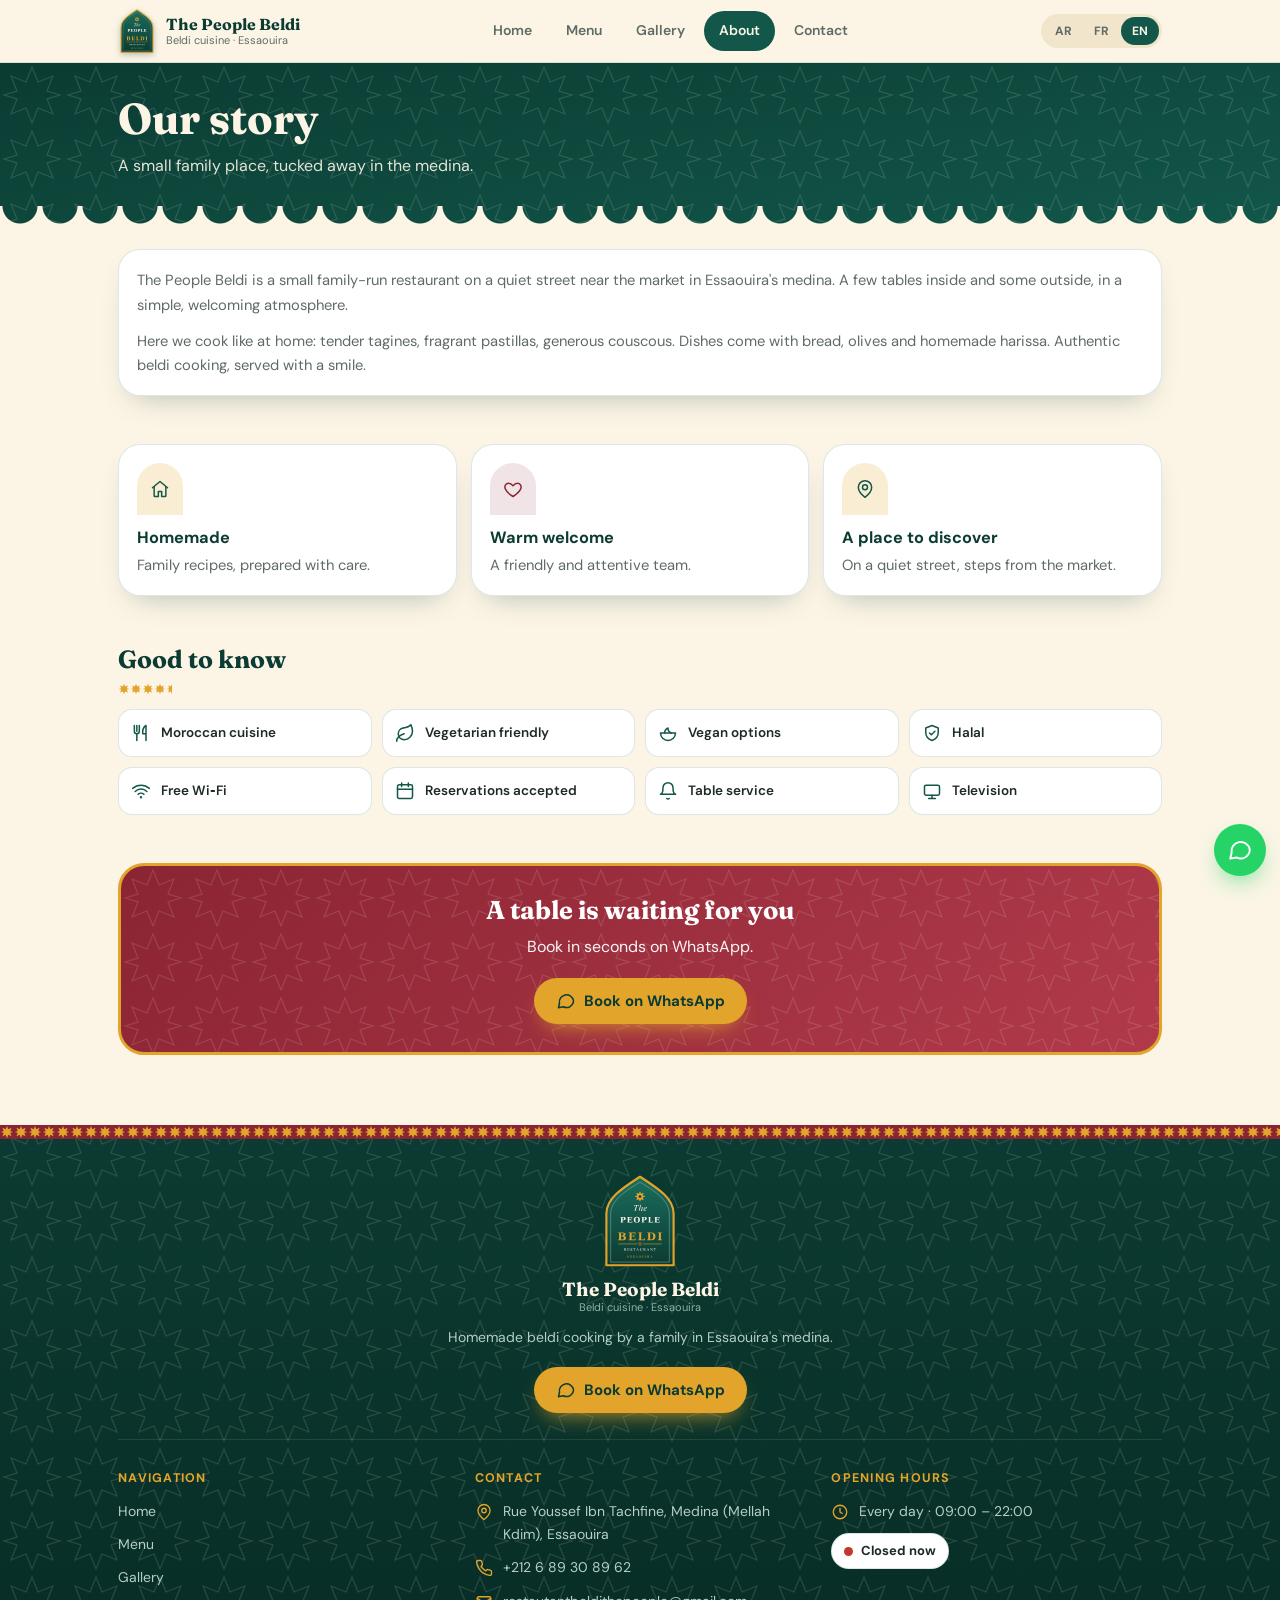
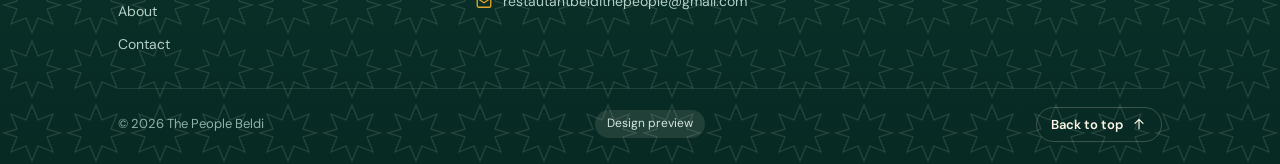
<file: about.html>
<!doctype html>
<html lang="fr" dir="ltr">
<head>
<meta charset="utf-8">
<meta name="viewport" content="width=device-width, initial-scale=1, viewport-fit=cover">
<meta name="theme-color" content="#0b3b32">
<title>À propos · The People Beldi</title>
<meta name="description" content="">
<link rel="icon" href="img/favicon.svg" type="image/svg+xml">
<link rel="icon" href="img/favicon.png" type="image/png">
<link rel="apple-touch-icon" href="img/favicon.png">
<link rel="preconnect" href="https://fonts.googleapis.com">
<link rel="preconnect" href="https://fonts.gstatic.com" crossorigin>
<link href="https://fonts.googleapis.com/css2?family=Cairo:wght@400;600;700&family=DM+Sans:wght@400;500;700&family=Fraunces:opsz,wght@9..144,600;9..144,700&family=Reem+Kufi:wght@600;700&display=swap" rel="stylesheet">
<link rel="stylesheet" href="style.css">
</head>
<body data-page="about">
<main>
  <section class="phero"><div class="wrap"><h1 data-t="ab_t"></h1><p data-t="ab_d"></p></div></section>

  <section class="wrap sec">
    <div class="card story rv">
      <p data-t="ab_p1"></p>
      <p style="margin:0" data-t="ab_p2"></p>
    </div>
  </section>

  <section class="wrap sec">
    <div class="grid g3">
      <div class="card rv"><div class="ico-c"><i class="ico" data-i="home"></i></div><h3 data-t="v1_t"></h3><p data-t="v1_d"></p></div>
      <div class="card rv"><div class="ico-c wine"><i class="ico" data-i="heart"></i></div><h3 data-t="v2_t"></h3><p data-t="v2_d"></p></div>
      <div class="card rv"><div class="ico-c"><i class="ico" data-i="pin"></i></div><h3 data-t="v3_t"></h3><p data-t="v3_d"></p></div>
    </div>
  </section>

  <section class="wrap sec">
    <h2 class="sec-t" data-t="feat_t"></h2>
    <ul class="feat rv">
      <li><i class="ico" data-i="utensils"></i><span data-t="f1"></span></li>
      <li><i class="ico" data-i="leaf"></i><span data-t="f2"></span></li>
      <li><i class="ico" data-i="salad"></i><span data-t="f3"></span></li>
      <li><i class="ico" data-i="shield"></i><span data-t="f4"></span></li>
      <li><i class="ico" data-i="wifi"></i><span data-t="f5"></span></li>
      <li><i class="ico" data-i="calendar"></i><span data-t="f6"></span></li>
      <li><i class="ico" data-i="bell"></i><span data-t="f7"></span></li>
      <li><i class="ico" data-i="tv"></i><span data-t="f8"></span></li>
    </ul>
  </section>

  <section class="wrap sec">
    <div class="cta rv">
      <h2 data-t="cta_t"></h2>
      <p data-t="cta_d"></p>
      <a class="btn wa" data-wa target="_blank" rel="noopener"><i class="ico" data-i="chat"></i><span data-t="cta_reserve"></span></a>
    </div>
  </section>
</main>
<script src="app.js"></script>
</body>
</html>
</file>
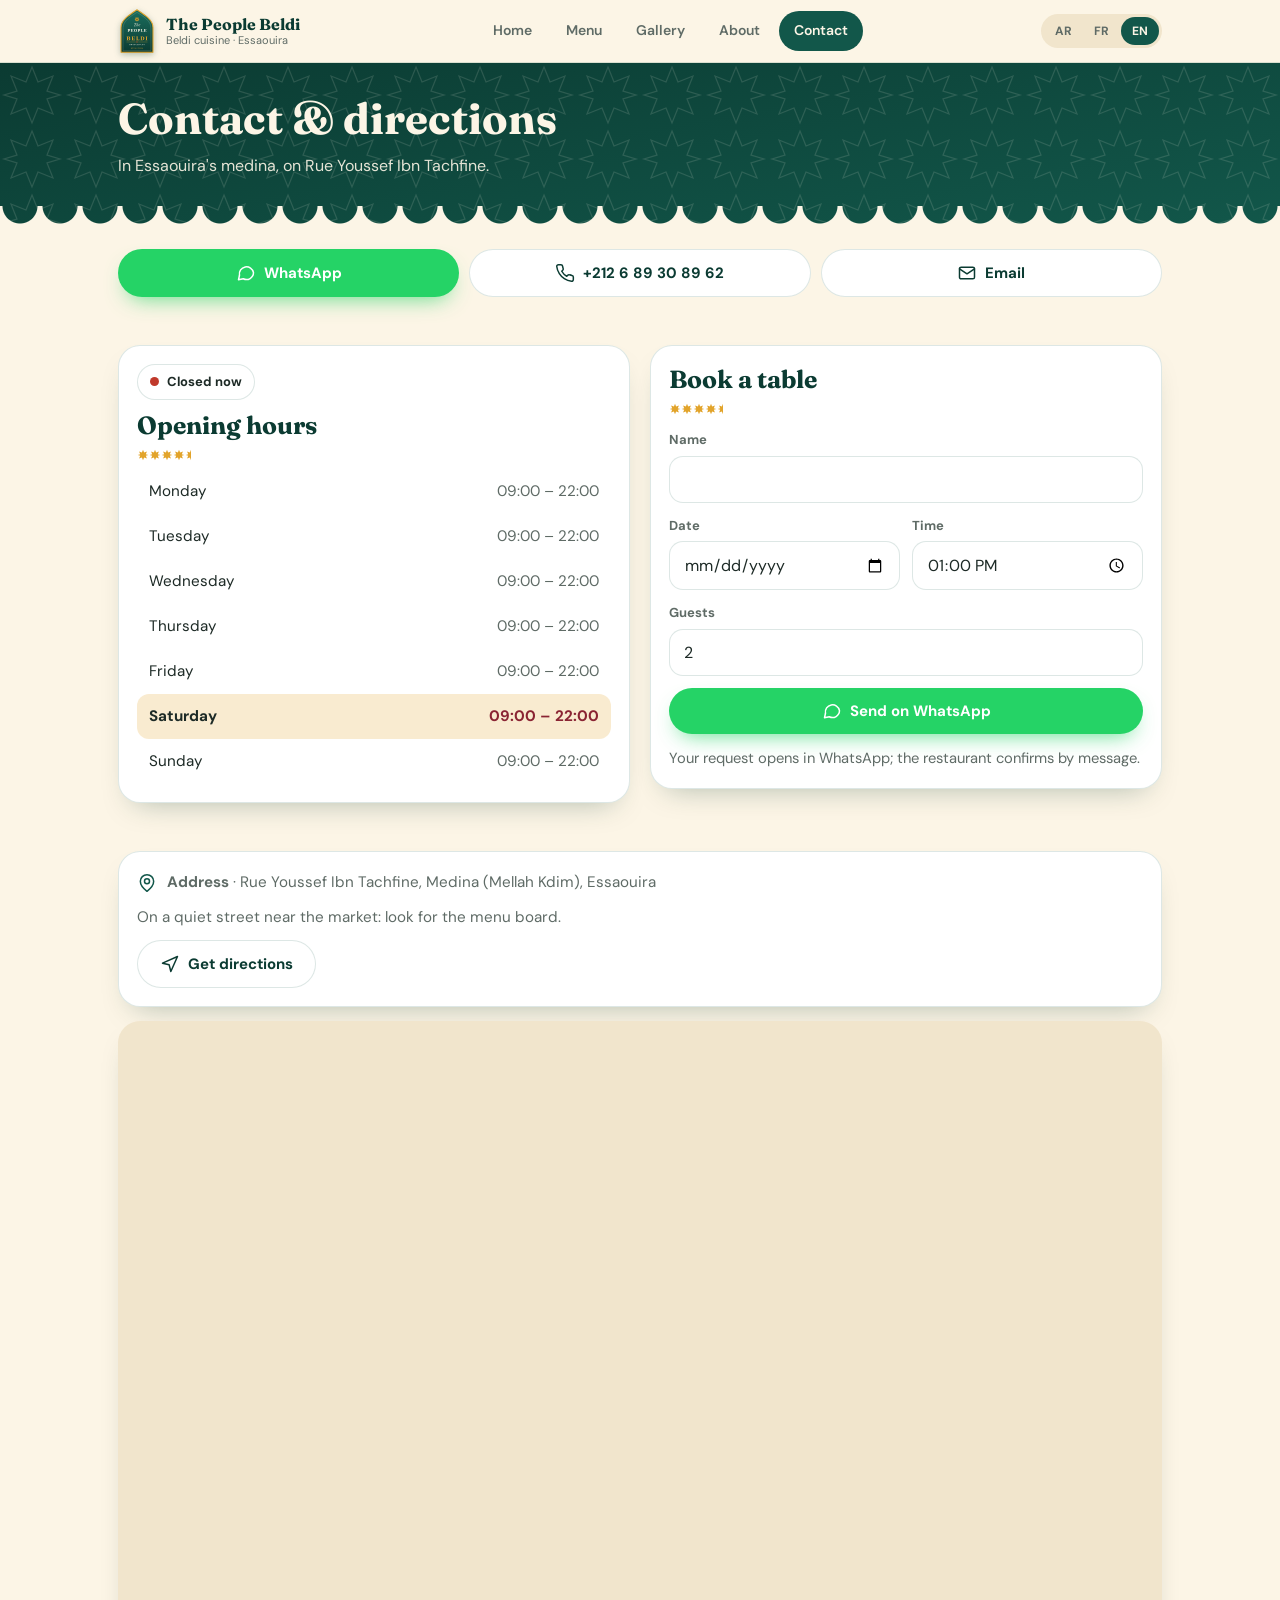
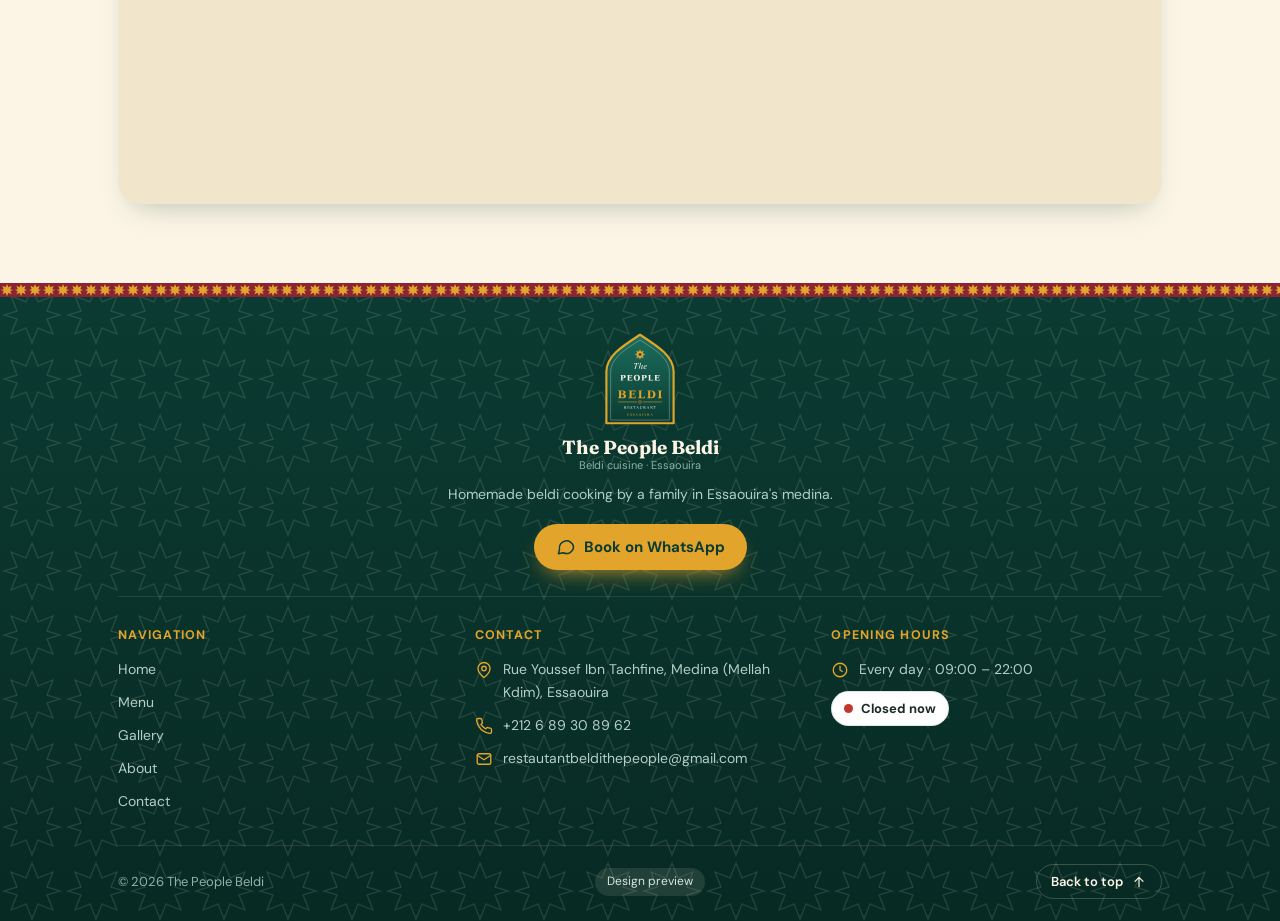
<file: contact.html>
<!doctype html>
<html lang="fr" dir="ltr">
<head>
<meta charset="utf-8">
<meta name="viewport" content="width=device-width, initial-scale=1, viewport-fit=cover">
<meta name="theme-color" content="#0b3b32">
<title>Contact · The People Beldi</title>
<meta name="description" content="">
<link rel="icon" href="img/favicon.svg" type="image/svg+xml">
<link rel="icon" href="img/favicon.png" type="image/png">
<link rel="apple-touch-icon" href="img/favicon.png">
<link rel="preconnect" href="https://fonts.googleapis.com">
<link rel="preconnect" href="https://fonts.gstatic.com" crossorigin>
<link href="https://fonts.googleapis.com/css2?family=Cairo:wght@400;600;700&family=DM+Sans:wght@400;500;700&family=Fraunces:opsz,wght@9..144,600;9..144,700&family=Reem+Kufi:wght@600;700&display=swap" rel="stylesheet">
<link rel="stylesheet" href="style.css">
</head>
<body data-page="contact">
<main>
  <section class="phero"><div class="wrap"><h1 data-t="ct_t"></h1><p data-t="ct_d"></p></div></section>

  <section class="wrap sec">
    <div class="contact-btns rv">
      <a class="btn wag" data-wa target="_blank" rel="noopener"><i class="ico" data-i="chat"></i><span data-t="wa_l"></span></a>
      <a class="btn line" data-tel><i class="ico" data-i="phone"></i><span data-phone-show></span></a>
      <a class="btn line" data-mail><i class="ico" data-i="mail"></i><span data-t="mail_l"></span></a>
    </div>
  </section>

  <section class="wrap sec">
    <div class="two-col">
      <div class="card rv">
        <div class="row" style="margin-bottom:6px"><span class="status js-status"></span></div>
        <h2 class="sec-t" style="margin:10px 0 8px" data-t="hrs_l"></h2>
        <ul class="hours" id="hours"></ul>
      </div>
      <div class="card rv">
        <h2 class="sec-t" data-t="res_t"></h2>
        <form class="form" id="resForm">
          <label><span data-t="fn"></span><input name="name" type="text" required autocomplete="name"></label>
          <div class="two">
            <label><span data-t="fd"></span><input name="date" type="date" required></label>
            <label><span data-t="ft"></span><input name="time" type="time" min="09:00" max="21:30" value="13:00" required></label>
          </div>
          <label><span data-t="fg"></span><input name="guests" type="number" min="1" max="30" value="2" required inputmode="numeric"></label>
          <button class="btn wag" type="submit"><i class="ico" data-i="chat"></i><span data-t="send"></span></button>
          <p class="note" style="margin:0" data-t="res_n"></p>
        </form>
      </div>
    </div>
  </section>

  <section class="wrap sec">
    <div class="card info rv" style="margin-bottom:14px">
      <div class="row"><i class="ico" data-i="pin"></i><span><b data-t="addr_l"></b> · <span data-t="addr_v"></span></span></div>
      <div class="row"><span data-t="addr_h"></span></div>
      <div><a class="btn line" data-dir target="_blank" rel="noopener"><i class="ico" data-i="nav"></i><span data-t="dir"></span></a></div>
    </div>
    <iframe class="map rv" title="Map" loading="lazy" referrerpolicy="no-referrer-when-downgrade" src="https://www.google.com/maps?q=31.5143029,-9.7694458&z=18&output=embed"></iframe>
  </section>
</main>
<script src="app.js"></script>
</body>
</html>
</file>
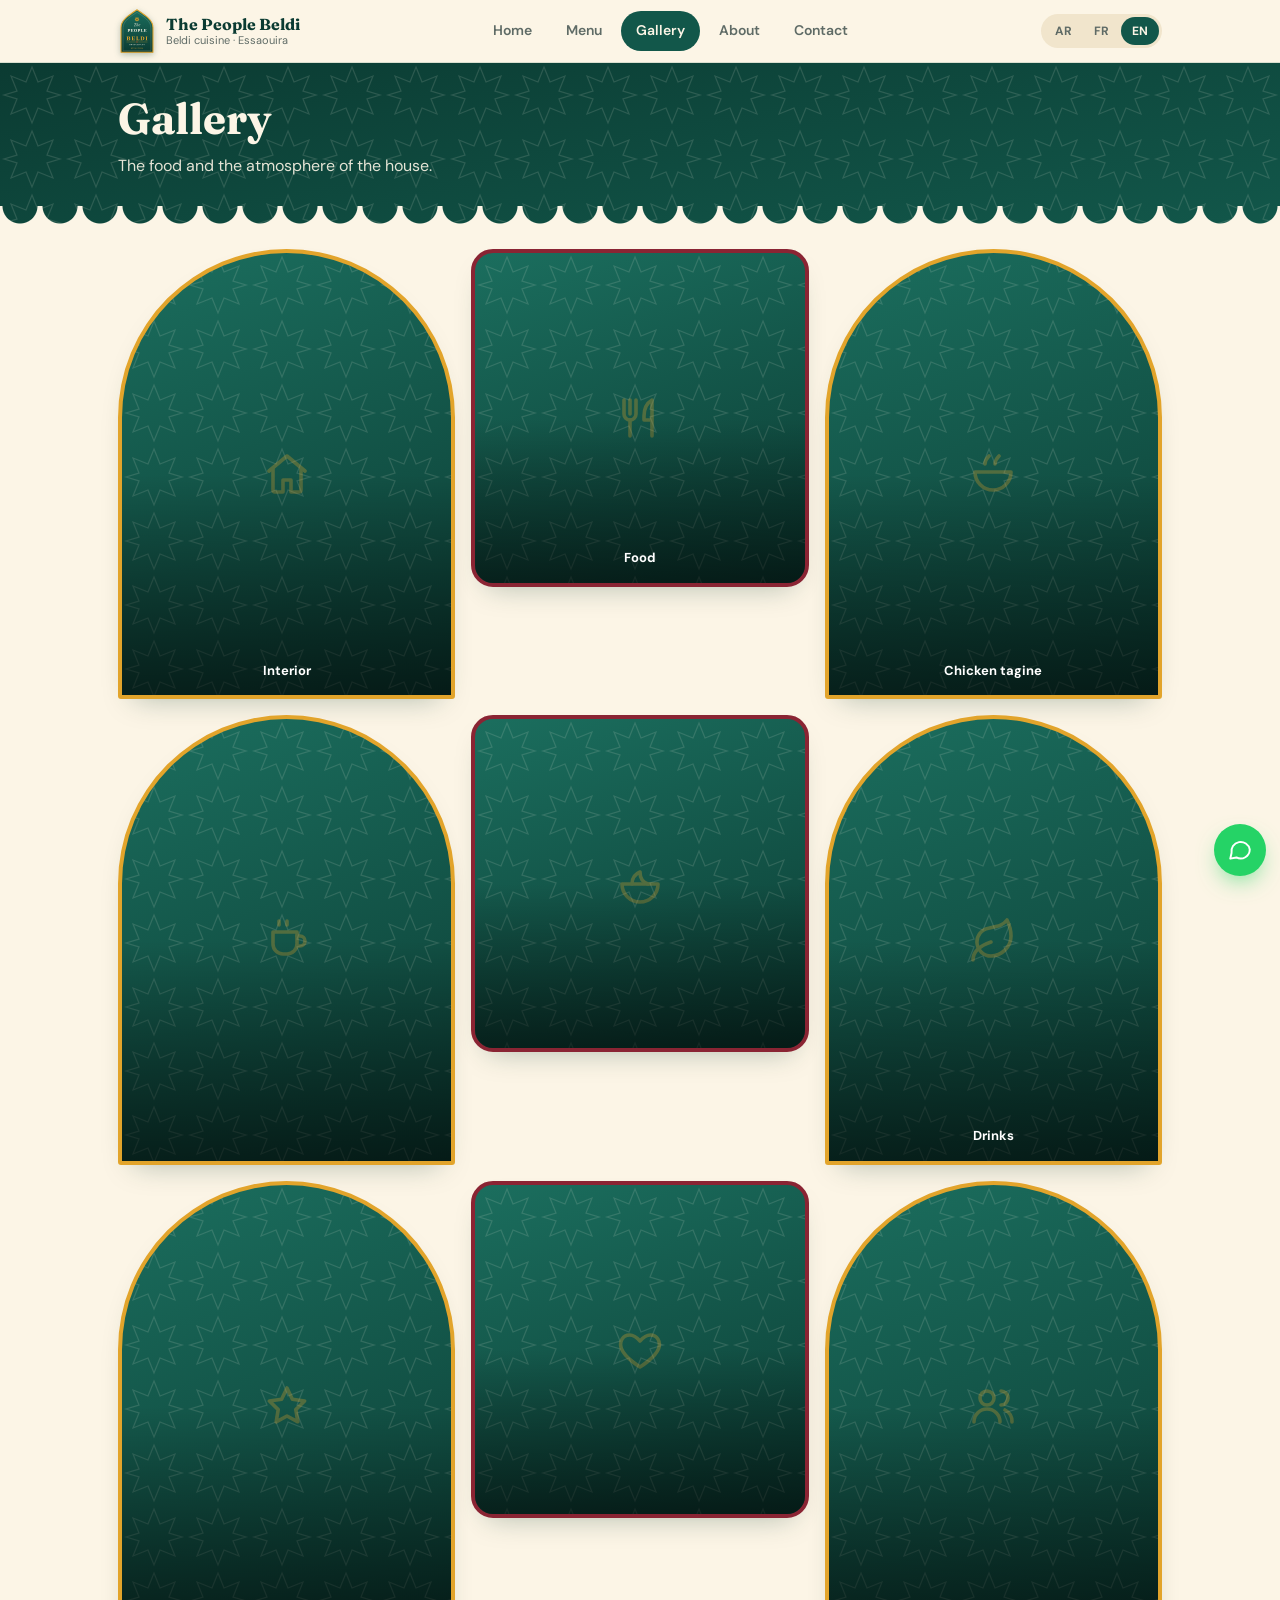
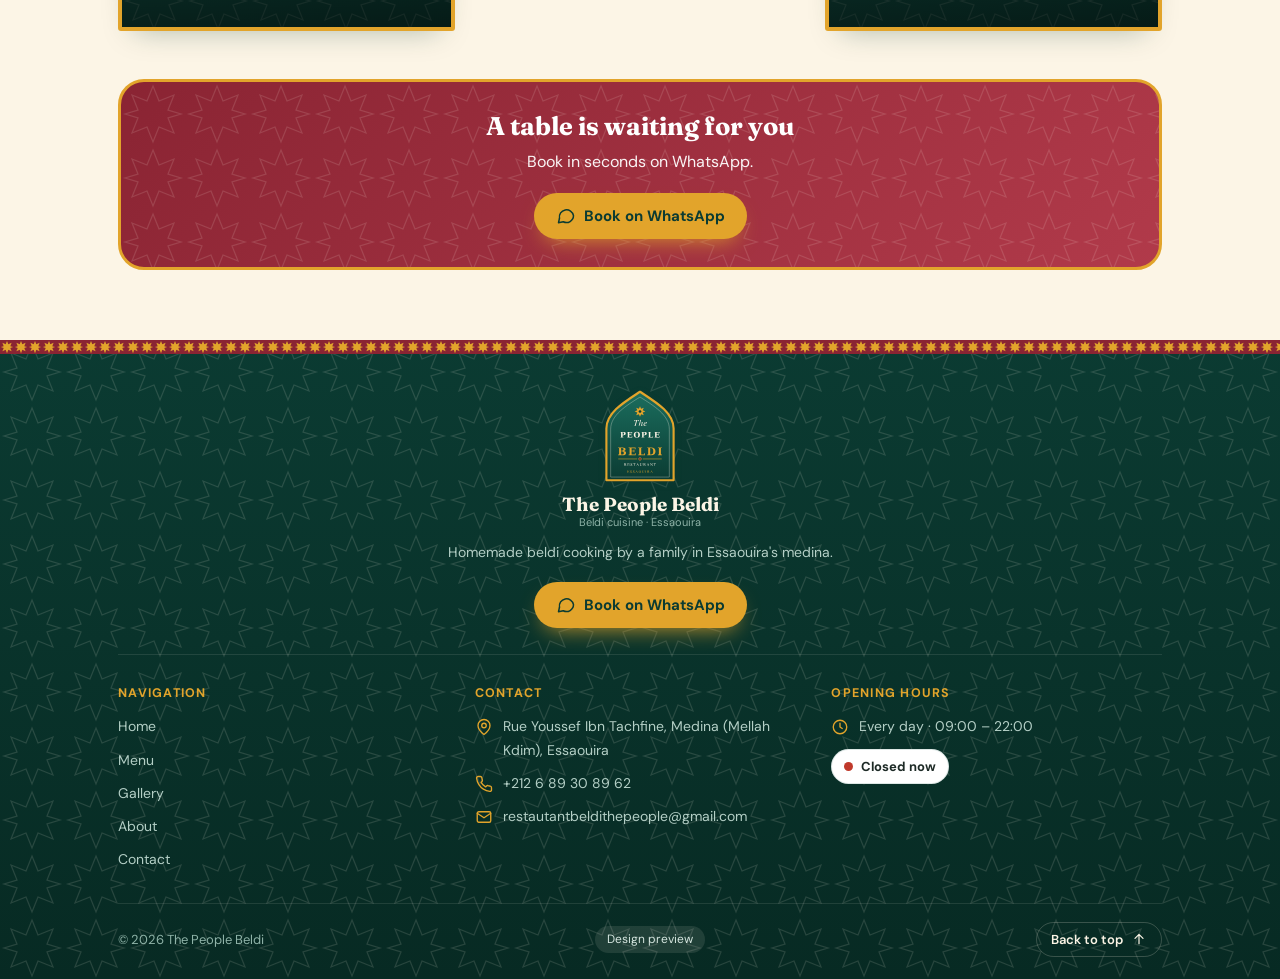
<file: gallery.html>
<!doctype html>
<html lang="fr" dir="ltr">
<head>
<meta charset="utf-8">
<meta name="viewport" content="width=device-width, initial-scale=1, viewport-fit=cover">
<meta name="theme-color" content="#0b3b32">
<title>Galerie · The People Beldi</title>
<meta name="description" content="">
<link rel="icon" href="img/favicon.svg" type="image/svg+xml">
<link rel="icon" href="img/favicon.png" type="image/png">
<link rel="apple-touch-icon" href="img/favicon.png">
<link rel="preconnect" href="https://fonts.googleapis.com">
<link rel="preconnect" href="https://fonts.gstatic.com" crossorigin>
<link href="https://fonts.googleapis.com/css2?family=Cairo:wght@400;600;700&family=DM+Sans:wght@400;500;700&family=Fraunces:opsz,wght@9..144,600;9..144,700&family=Reem+Kufi:wght@600;700&display=swap" rel="stylesheet">
<link rel="stylesheet" href="style.css">
</head>
<body data-page="gallery">
<main>
  <section class="phero"><div class="wrap"><h1 data-t="gal_t"></h1><p data-t="gal_d"></p></div></section>
  <section class="wrap sec"><div class="gal" id="galleryGrid"></div></section>

  <section class="wrap sec">
    <div class="cta rv">
      <h2 data-t="cta_t"></h2>
      <p data-t="cta_d"></p>
      <a class="btn wa" data-wa target="_blank" rel="noopener"><i class="ico" data-i="chat"></i><span data-t="cta_reserve"></span></a>
    </div>
  </section>
</main>
<script src="app.js"></script>
</body>
</html>
</file>
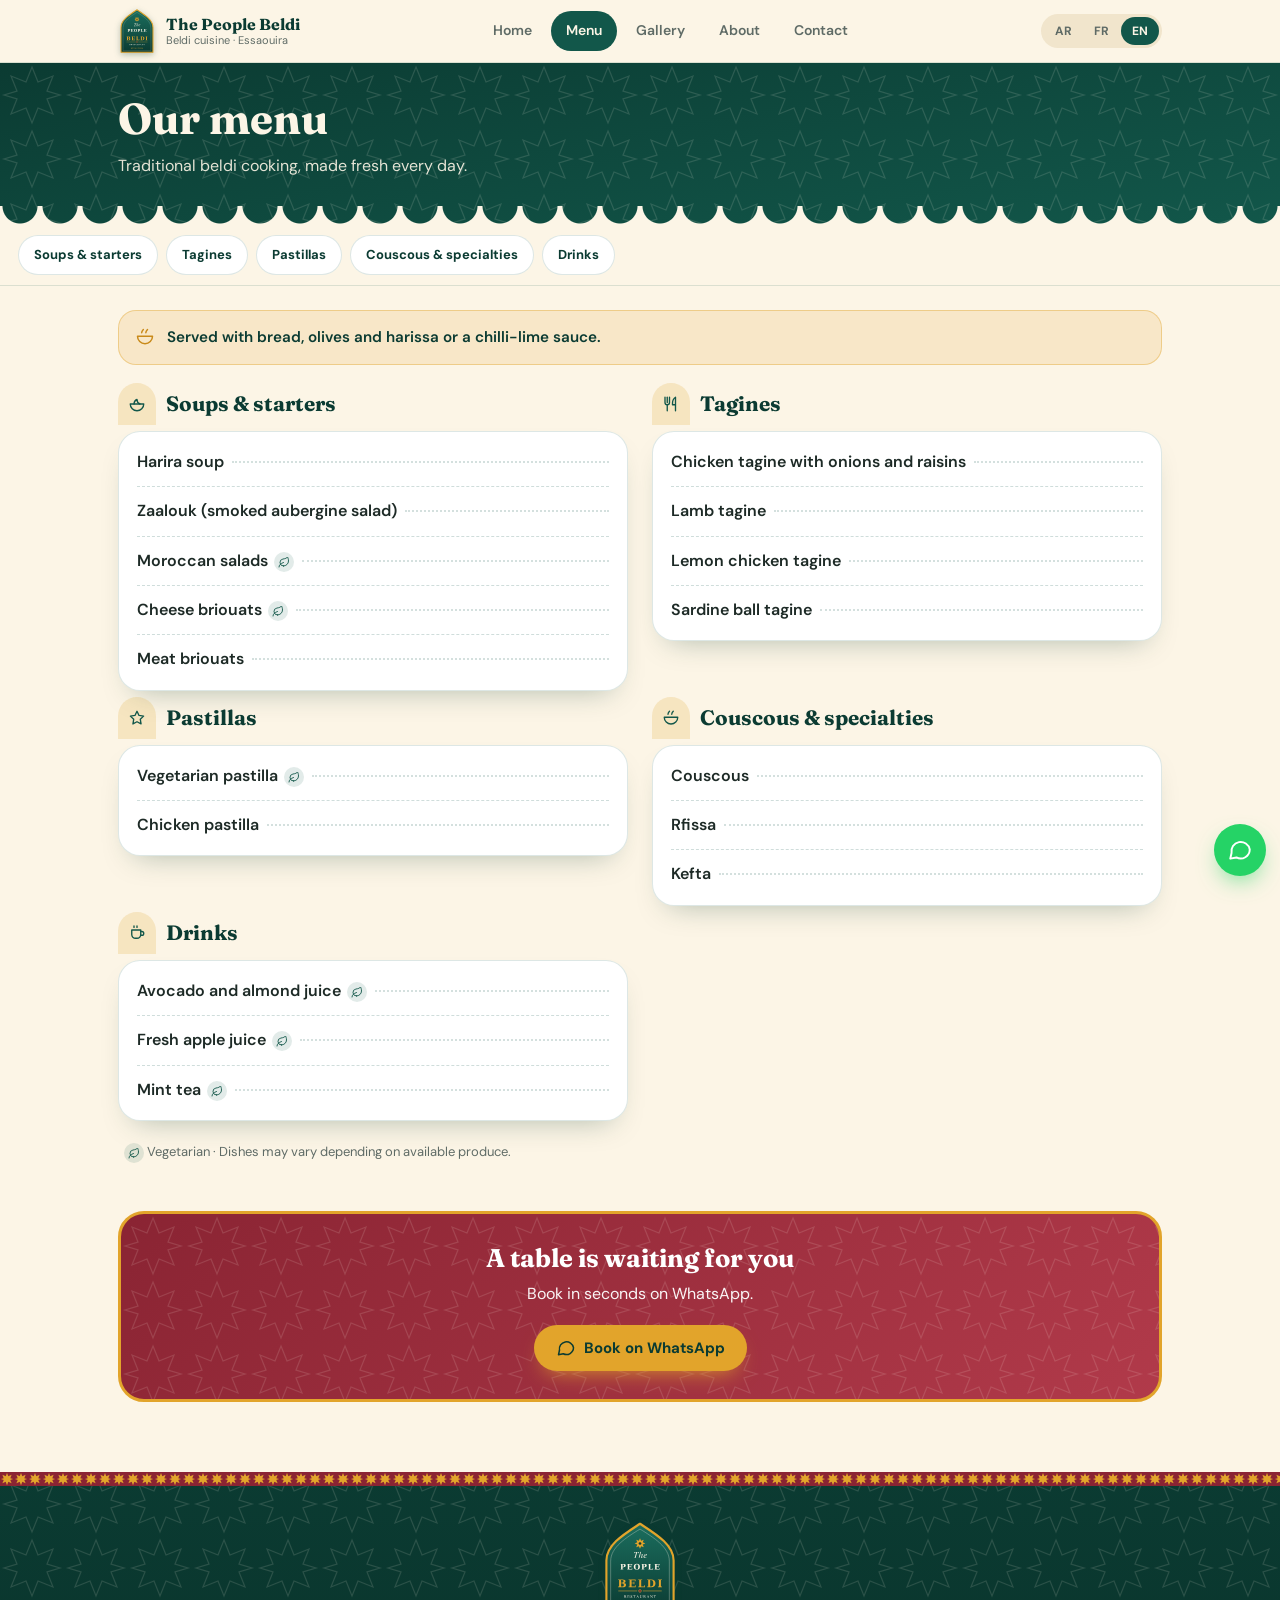
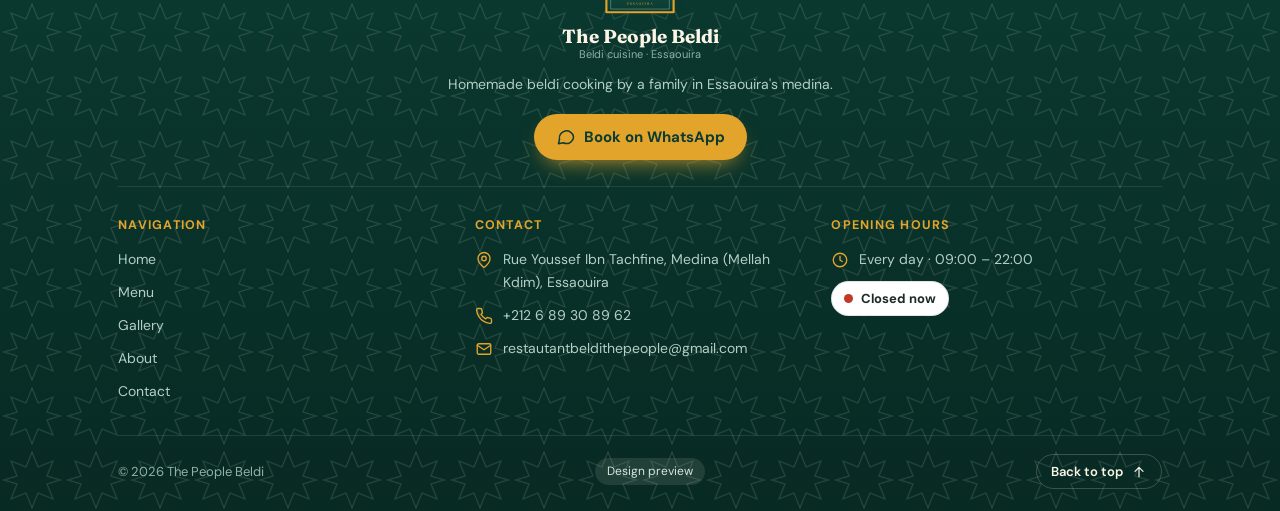
<file: menu.html>
<!doctype html>
<html lang="fr" dir="ltr">
<head>
<meta charset="utf-8">
<meta name="viewport" content="width=device-width, initial-scale=1, viewport-fit=cover">
<meta name="theme-color" content="#0b3b32">
<title>Menu · The People Beldi</title>
<meta name="description" content="">
<link rel="icon" href="img/favicon.svg" type="image/svg+xml">
<link rel="icon" href="img/favicon.png" type="image/png">
<link rel="apple-touch-icon" href="img/favicon.png">
<link rel="preconnect" href="https://fonts.googleapis.com">
<link rel="preconnect" href="https://fonts.gstatic.com" crossorigin>
<link href="https://fonts.googleapis.com/css2?family=Cairo:wght@400;600;700&family=DM+Sans:wght@400;500;700&family=Fraunces:opsz,wght@9..144,600;9..144,700&family=Reem+Kufi:wght@600;700&display=swap" rel="stylesheet">
<link rel="stylesheet" href="style.css">
</head>
<body data-page="menu">
<main>
  <section class="phero"><div class="wrap"><h1 data-t="menu_t"></h1><p data-t="menu_d"></p></div></section>
  <nav class="mnav" id="menuNav" aria-label="Menu"></nav>

  <section class="wrap sec">
    <div class="sauce rv"><i class="ico" data-i="bowl"></i><span data-t="sauce"></span></div>
    <div id="menuBox" class="mgrid" style="margin-top:18px"></div>
    <p class="note"><span class="tag-v"><i class="ico" data-i="leaf"></i></span> <span data-t="leg_v"></span> · <span data-t="note_menu"></span></p>
  </section>

  <section class="wrap sec">
    <div class="cta rv">
      <h2 data-t="cta_t"></h2>
      <p data-t="cta_d"></p>
      <a class="btn wa" data-wa target="_blank" rel="noopener"><i class="ico" data-i="chat"></i><span data-t="cta_reserve"></span></a>
    </div>
  </section>
</main>
<script src="app.js"></script>
</body>
</html>
</file>
<file: style.css>
:root{
  --green:#12574a;--green-d:#0b3b32;--green-l:#1b6e5e;--saff:#e2a42b;--saff-d:#c98a1a;--wine:#8a2433;
  --cream:#fcf5e6;--sand:#f1e5cc;--ink:#1d2a26;--muted:#5f6b66;--wa:#25d366;--line:rgba(18,87,74,.14);
  --r:22px;--sh:0 14px 30px -16px rgba(11,59,50,.35);--tab:68px;
  --fh:"Fraunces",Georgia,serif;--fb:"DM Sans",system-ui,-apple-system,"Segoe UI",sans-serif;
  --zl:url("data:image/svg+xml,%3Csvg xmlns='http://www.w3.org/2000/svg' width='64' height='64' viewBox='0 0 64 64'%3E%3Cpath d='M32 4 38 19 53 13 47 28 60 32 47 36 53 51 38 45 32 60 26 45 11 51 17 36 4 32 17 28 11 13 26 19Z' fill='none' stroke='%23fcf5e6' stroke-opacity='.13' stroke-width='1.2'/%3E%3C/svg%3E");
  --zl-s:url("data:image/svg+xml,%3Csvg xmlns='http://www.w3.org/2000/svg' width='32' height='32' viewBox='0 0 32 32'%3E%3Cpath d='M16 2 19 9.5 26.5 6.5 23.5 14 30 16 23.5 18 26.5 25.5 19 22.5 16 30 13 22.5 5.5 25.5 8.5 18 2 16 8.5 14 5.5 6.5 13 9.5Z' fill='%23e2a42b'/%3E%3C/svg%3E");
}
html[lang=ar]{--fh:"Reem Kufi","Cairo",system-ui,sans-serif;--fb:"Cairo",system-ui,sans-serif}
*{box-sizing:border-box;margin:0;padding:0;-webkit-tap-highlight-color:transparent}
html{scroll-behavior:smooth;-webkit-text-size-adjust:100%}
body{font-family:var(--fb);background:var(--cream);color:var(--ink);line-height:1.65;overflow-x:hidden;
  padding-bottom:calc(var(--tab) + 28px + env(safe-area-inset-bottom));animation:pg .45s ease both}
@keyframes pg{from{opacity:0}to{opacity:1}}
img,svg{max-width:100%;display:block}
a{color:inherit;text-decoration:none}
ul{list-style:none}
.wrap{width:100%;max-width:1080px;margin-inline:auto;padding-inline:18px}
.ic{width:20px;height:20px;flex:none}
.ico{display:inline-flex}
[dir=rtl] .flip{transform:scaleX(-1)}

/* ---------- top bar ---------- */
.top{position:sticky;top:0;z-index:50;background:rgba(252,245,230,.9);-webkit-backdrop-filter:blur(12px);backdrop-filter:blur(12px);border-bottom:1px solid var(--line)}
.bar{display:flex;align-items:center;justify-content:space-between;gap:10px;height:62px}
.brand{display:flex;align-items:center;gap:10px;min-width:0}
.logo{width:36px;height:42px;border-radius:999px 999px 8px 8px;background:var(--green);color:var(--saff);display:grid;place-items:center;font-family:var(--fh);font-weight:700;font-size:19px;flex:none}
.logo.has{background:none;border-radius:0;width:auto;height:46px;display:block}
.logo img{height:100%;width:auto;max-width:none;filter:drop-shadow(0 2px 3px rgba(11,59,50,.3))}
.bn{display:flex;flex-direction:column;line-height:1.15;min-width:0}
.bn b{font-family:var(--fh);font-size:16px;color:var(--green-d);white-space:nowrap;overflow:hidden;text-overflow:ellipsis}
.bn small{font-size:11px;color:var(--muted);white-space:nowrap;overflow:hidden;text-overflow:ellipsis}
.dnav{display:none;gap:4px}
.dnav a{padding:8px 15px;border-radius:999px;font-weight:600;font-size:14px;color:var(--muted);transition:.2s}
.dnav a:hover{color:var(--green-d)}
.dnav a.on{background:var(--green);color:var(--cream)}
.langs{display:flex;background:var(--sand);border-radius:999px;padding:3px;flex:none}
.langs button{border:0;background:none;font:700 12px var(--fb);color:var(--muted);padding:6px 11px;border-radius:999px;cursor:pointer;transition:.2s;min-width:38px}
.langs button.on{background:var(--green);color:var(--cream)}

/* ---------- floating island tab bar ---------- */
.tabbar{position:fixed;inset-inline:12px;bottom:calc(10px + env(safe-area-inset-bottom));z-index:60;display:flex;gap:4px;padding:6px;max-width:520px;margin-inline:auto;
  background:rgba(11,59,50,.95);-webkit-backdrop-filter:blur(14px);backdrop-filter:blur(14px);border-radius:26px;box-shadow:0 16px 34px -10px rgba(11,59,50,.6)}
.tabbar a{flex:1;display:flex;flex-direction:column;align-items:center;gap:2px;padding:8px 2px 7px;border-radius:20px;font-size:11px;font-weight:600;color:#a9c8be;transition:background .2s,color .2s,transform .15s;min-width:0}
.tabbar a span{white-space:nowrap;overflow:hidden;text-overflow:ellipsis;max-width:100%}
.tabbar a .ic{width:22px;height:22px}
.tabbar a:active{transform:scale(.94)}
.tabbar a.on{background:var(--saff);color:var(--green-d)}
.fab{position:fixed;inset-inline-end:14px;bottom:calc(var(--tab) + 28px + env(safe-area-inset-bottom));z-index:55;width:52px;height:52px;border-radius:50%;background:var(--wa);color:#fff;display:grid;place-items:center;box-shadow:0 10px 24px -8px rgba(37,211,102,.75);transition:transform .15s}
.fab:active{transform:scale(.92)}
.fab .ic{width:26px;height:26px}

/* ---------- hero ---------- */
.hero{position:relative;color:var(--cream);background:var(--zl),linear-gradient(170deg,var(--green-d) 0%,var(--green) 62%,#1f7b66 100%);padding:38px 0 70px}
.hero::after,.phero::after{content:"";position:absolute;inset-inline:0;bottom:-1px;height:20px;background:radial-gradient(circle at 20px 0,transparent 17px,var(--cream) 18px) 0 0/40px 20px repeat-x}
.hero-grid{display:grid;gap:26px;align-items:center}
.eyebrow{display:inline-flex;align-items:center;gap:6px;font-size:13px;font-weight:600;background:rgba(252,245,230,.12);padding:6px 12px;border-radius:999px;border:1px solid rgba(252,245,230,.18)}
.eyebrow .ic{width:16px;height:16px;color:var(--saff)}
.hero h1{font-family:var(--fh);font-size:clamp(2.1rem,8.4vw,3.6rem);line-height:1.12;margin:16px 0 12px}
html[lang=ar] .hero h1{line-height:1.4}
.lead{font-size:1.04rem;opacity:.92;max-width:46ch}
.btns{display:flex;flex-wrap:wrap;gap:10px;margin-top:22px}
.badges{display:flex;flex-wrap:wrap;gap:8px;margin-top:20px}
.badge{display:inline-flex;align-items:center;gap:7px;font-size:12.5px;font-weight:700;padding:6px 12px;border-radius:999px;background:rgba(252,245,230,.12);border:1px solid rgba(252,245,230,.2)}
.badge .ic{width:15px;height:15px;color:var(--saff)}
.badge .ic.fill{fill:var(--saff)}

/* hero art: arch window with tagine */
.art{display:grid;place-items:center}
.arch{position:relative;width:min(230px,62vw);aspect-ratio:5/6;border-radius:999px 999px 20px 20px;background:var(--zl),linear-gradient(180deg,#0f4a3f,var(--green-d));border:6px solid var(--saff);box-shadow:0 22px 40px -18px rgba(0,0,0,.6),inset 0 0 0 6px rgba(11,59,50,.9);overflow:hidden}
.arch .ring{position:absolute;inset:-18%;display:grid;place-items:center;animation:spin 70s linear infinite}
.arch .ring svg{width:100%;height:100%;opacity:.35}
.arch .tag{position:absolute;inset:auto 0 9% 0;display:grid;place-items:center}
.arch .tag svg{width:78%}
.steam{animation:steam 3.6s ease-in-out infinite;opacity:0;transform-box:fill-box}
.steam.s2{animation-delay:1.2s}.steam.s3{animation-delay:2.4s}
@keyframes steam{0%{opacity:0;transform:translateY(8px)}30%{opacity:.75}100%{opacity:0;transform:translateY(-14px)}}
@keyframes spin{to{transform:rotate(360deg)}}

/* ---------- buttons ---------- */
.btn{display:inline-flex;align-items:center;justify-content:center;gap:8px;padding:13px 22px;border-radius:999px;font:700 15px var(--fb);border:0;cursor:pointer;transition:transform .15s,box-shadow .2s,background .2s}
.btn:active{transform:scale(.97)}
.btn.wa{background:var(--saff);color:var(--green-d);box-shadow:0 10px 22px -10px rgba(226,164,43,.9)}
.btn.wa:hover{background:#efb440}
.btn.wag{background:var(--wa);color:#fff;box-shadow:0 10px 22px -10px rgba(37,211,102,.8)}
.btn.ghost{border:1.5px solid rgba(252,245,230,.6);color:var(--cream);background:rgba(252,245,230,.06)}
.btn.line{border:1.5px solid var(--line);background:#fff;color:var(--green-d)}

/* ---------- page hero ---------- */
.phero{position:relative;background:var(--zl),linear-gradient(170deg,var(--green-d),var(--green));color:var(--cream);padding:30px 0 46px}
.phero h1{font-family:var(--fh);font-size:clamp(1.8rem,6.4vw,2.7rem);line-height:1.2}
html[lang=ar] .phero h1{line-height:1.45}
.phero p{opacity:.9;margin-top:8px;max-width:52ch}

/* ---------- sections / cards ---------- */
.sec{padding-block:24px}
.sec-t{font-family:var(--fh);font-size:1.55rem;margin-bottom:14px;line-height:1.25;color:var(--green-d)}
.sec-t::after{content:"";display:block;width:54px;height:12px;margin-top:8px;background:var(--zl-s) 0 50%/12px 12px repeat-x}
.grid{display:grid;gap:14px;grid-template-columns:1fr}
.g2,.g4{grid-template-columns:repeat(2,1fr)}
.card{background:#fff;border:1px solid var(--line);border-radius:var(--r);padding:18px;box-shadow:var(--sh)}
.card h3{font-size:1.02rem;margin-bottom:4px;line-height:1.3;color:var(--green-d)}
.card p{color:var(--muted);font-size:.92rem}
.ico-c{width:46px;height:52px;border-radius:999px 999px 12px 12px;background:rgba(226,164,43,.2);color:var(--green);display:grid;place-items:center;margin-bottom:12px}
.ico-c.wine{background:rgba(138,36,51,.12);color:var(--wine)}
.info{display:flex;flex-direction:column;gap:10px}
.row{display:flex;align-items:center;gap:10px;color:var(--muted);font-size:.95rem}
.row .ic{color:var(--green)}
.status{display:inline-flex;align-items:center;gap:8px;padding:6px 12px;border-radius:999px;font-size:13px;font-weight:700;background:#fff;border:1px solid var(--line);color:var(--ink)}
.dot{width:9px;height:9px;border-radius:50%;background:#c0392b}
.dot.on{background:#1fa855;animation:ring 2s ease-out infinite}
@keyframes ring{0%{box-shadow:0 0 0 0 rgba(31,168,85,.5)}100%{box-shadow:0 0 0 8px rgba(31,168,85,0)}}
.cta{background:var(--zl),linear-gradient(135deg,var(--wine),#b13a4a);color:#fff;border-radius:26px;padding:28px 22px;text-align:center;border:3px solid var(--saff)}
.cta h2{font-family:var(--fh);font-size:1.6rem;line-height:1.3}
.cta p{opacity:.95;margin:6px 0 18px}

/* proof strip */
.proof{display:grid;gap:12px;grid-template-columns:1fr 1fr 1fr;text-align:center}
.proof div{background:#fff;border:1px solid var(--line);border-radius:18px;padding:14px 6px;box-shadow:var(--sh)}
.proof b{display:block;font-family:var(--fh);font-size:1.6rem;color:var(--green);line-height:1.1}
.proof span{font-size:12px;color:var(--muted);font-weight:600;line-height:1.3;display:block;margin-top:4px}
.chips{display:flex;flex-wrap:wrap;gap:8px}
.chip{display:inline-flex;align-items:center;gap:6px;padding:7px 14px;border-radius:999px;background:#fff;border:1px solid var(--line);font-size:13px;font-weight:600;color:var(--green-d)}
.chip .ic{width:16px;height:16px;color:var(--saff-d)}

/* ---------- menu ---------- */
.mnav{position:sticky;top:62px;z-index:40;background:rgba(252,245,230,.94);-webkit-backdrop-filter:blur(10px);backdrop-filter:blur(10px);padding:10px 0;border-bottom:1px solid var(--line);overflow-x:auto;scrollbar-width:none}
.mnav::-webkit-scrollbar{display:none}
.mnav .wrap{display:flex;gap:8px;width:max-content;min-width:100%}
.mnav a{white-space:nowrap;padding:8px 15px;border-radius:999px;background:#fff;border:1px solid var(--line);font-size:13px;font-weight:700;color:var(--green-d)}
.mnav a:active{background:var(--green);color:var(--cream)}
.mcat{margin-bottom:6px;scroll-margin-top:120px}
.mcat h2{display:flex;align-items:center;gap:10px;font-family:var(--fh);font-size:1.3rem;color:var(--green-d);margin-bottom:6px}
.mcat h2 .ico-c{width:38px;height:42px;margin:0}
.mcat h2 .ico-c .ic{width:18px;height:18px}
.mlist{padding:6px 18px}
.mlist li{display:flex;align-items:baseline;gap:8px;padding:11px 0;border-bottom:1px dashed rgba(18,87,74,.2)}
.mlist li:last-child{border:0}
.mlist .nm{font-weight:600}
.mlist .dots{flex:1;border-bottom:2px dotted rgba(18,87,74,.18);transform:translateY(-4px);min-width:14px}
.mlist .pr{font-weight:700;color:var(--wine);white-space:nowrap}
.mlist .pr:empty{display:none}
.tag-v{display:inline-flex;align-items:center;justify-content:center;width:20px;height:20px;border-radius:50%;background:rgba(18,87,74,.12);color:var(--green);vertical-align:middle;margin-inline-start:6px}
.tag-v .ic{width:12px;height:12px}
.note{font-size:13px;color:var(--muted);margin-top:14px}
.sauce{display:flex;gap:12px;align-items:flex-start;background:rgba(226,164,43,.16);border:1px solid rgba(226,164,43,.4);border-radius:18px;padding:14px 16px;color:var(--green-d);font-weight:600;font-size:.95rem}
.sauce .ic{color:var(--saff-d);margin-top:2px}

/* signature cards */
.sig{display:flex;gap:14px;align-items:flex-start}
.sig .ico-c{margin:0}

/* ---------- gallery ---------- */
.gal{display:grid;grid-template-columns:repeat(2,1fr);gap:12px}
.tile{position:relative;aspect-ratio:3/4;border-radius:999px 999px 18px 18px;overflow:hidden;display:flex;align-items:flex-end;justify-content:center;padding:14px;color:#fff;background:var(--zl),linear-gradient(160deg,var(--green-l),var(--green-d));border:4px solid var(--saff);box-shadow:var(--sh)}
.tile:nth-child(3n+2){aspect-ratio:1;border-radius:22px;border-color:var(--wine)}
.tile img{position:absolute;inset:0;width:100%;height:100%;object-fit:cover}
.tile .big{position:absolute;inset:0;display:grid;place-items:center;opacity:.3;color:var(--saff)}
.tile .big .ic{width:48px;height:48px}
.tile::after{content:"";position:absolute;inset:0;background:linear-gradient(to top,rgba(0,0,0,.55),transparent 50%)}
.tile .cap{position:relative;z-index:2;font-size:13px;font-weight:700;text-align:center}
.tile.has{cursor:zoom-in}
.strip{display:grid;grid-template-columns:repeat(3,1fr);gap:10px}
.strip a{position:relative;display:block;aspect-ratio:3/4;border-radius:999px 999px 14px 14px;overflow:hidden;border:3px solid var(--saff);background:var(--green);box-shadow:var(--sh)}
.strip img{position:absolute;inset:0;width:100%;height:100%;object-fit:cover;transition:transform .5s}
.strip a:hover img{transform:scale(1.06)}
.lb{position:fixed;inset:0;z-index:100;background:rgba(8,28,23,.94);display:none;place-items:center;padding:16px}
.lb.on{display:grid}
.lb img{max-height:86vh;border-radius:14px}

/* ---------- about / contact ---------- */
.story p{margin-bottom:12px}
.feat{display:grid;grid-template-columns:repeat(2,1fr);gap:10px}
.feat li{display:flex;align-items:center;gap:10px;background:#fff;border:1px solid var(--line);border-radius:14px;padding:12px;font-size:13.5px;font-weight:600}
.feat .ic{color:var(--green)}
.hours li{display:flex;justify-content:space-between;gap:12px;padding:10px 12px;border-radius:12px;font-size:.95rem}
.hours li.today{background:rgba(226,164,43,.22);font-weight:700}
.hours li span:last-child{color:var(--muted)}
.hours li.today span:last-child{color:var(--wine)}
.map{border:0;width:100%;aspect-ratio:4/3;border-radius:var(--r);box-shadow:var(--sh);background:var(--sand)}
.form{display:grid;gap:12px}
.form .two{display:grid;grid-template-columns:1fr 1fr;gap:12px}
.form label{display:grid;gap:5px;font-size:13px;font-weight:700;color:var(--muted)}
.form input{font:16px var(--fb);color:var(--ink);padding:12px 14px;border-radius:14px;border:1.5px solid var(--line);background:#fff;width:100%;min-width:0}
.form input:focus{outline:none;border-color:var(--green);box-shadow:0 0 0 4px rgba(18,87,74,.14)}
.contact-btns{display:grid;gap:10px}

/* ---------- footer ---------- */
.foot{background:var(--zl),linear-gradient(180deg,var(--green-d),#072a23);color:#b4cfc6;margin-top:46px;font-size:14px;position:relative}
.foot::before{content:"";display:block;height:14px;background:var(--zl-s) 0 50%/14px 14px repeat-x,var(--wine)}
.foot-top{text-align:center;padding:34px 0 26px;border-bottom:1px solid rgba(252,245,230,.1)}
.foot-top .brand{justify-content:center;flex-direction:column;gap:10px}
.foot-top .logo.has{height:96px}
.foot .bn{align-items:center;text-align:center}
.foot .bn b{color:var(--cream);font-size:19px}
.foot .bn small{color:#8fb3a8}
.foot-top p{max-width:42ch;margin:12px auto 18px}
.foot-grid{display:grid;gap:26px;grid-template-columns:1fr;padding:28px 0 6px}
.foot h4{color:var(--saff);font-size:12.5px;font-weight:700;letter-spacing:.1em;margin-bottom:12px;text-transform:uppercase}
html[lang=ar] .foot h4{letter-spacing:0}
.foot ul{display:grid;gap:10px}
.foot li{display:flex;align-items:flex-start;gap:10px}
.foot li .ic{width:18px;height:18px;margin-top:3px;color:var(--saff)}
.foot a:not(.btn):not(.brand){transition:color .2s}
.foot a:not(.btn):not(.brand):hover{color:#fff}
.foot-bottom{margin-top:26px;padding:18px 0 22px;border-top:1px solid rgba(252,245,230,.1);display:flex;flex-wrap:wrap;align-items:center;justify-content:space-between;gap:12px;font-size:13px;color:#8fb3a8}
.demo{display:inline-block;padding:4px 12px;border-radius:999px;background:rgba(252,245,230,.1);font-size:12px;color:#d6e6e0}
.totop{display:inline-flex;align-items:center;gap:8px;padding:8px 14px;border-radius:999px;border:1px solid rgba(252,245,230,.2);color:var(--cream);font-weight:600;font-size:13px;background:none;cursor:pointer;font-family:var(--fb);transition:background .2s}
.totop:hover{background:rgba(252,245,230,.1)}
.totop .ic{width:16px;height:16px}

/* ---------- scroll reveal ---------- */
.js .rv{opacity:0;transform:translateY(16px);transition:opacity .6s ease,transform .6s ease}
.js .rv.in{opacity:1;transform:none}
.js .grid>.rv:nth-child(2),.js .gal>.rv:nth-child(2){transition-delay:.07s}
.js .grid>.rv:nth-child(3),.js .gal>.rv:nth-child(3){transition-delay:.14s}
.js .grid>.rv:nth-child(4),.js .gal>.rv:nth-child(4){transition-delay:.21s}

@media(min-width:600px){
  .g3{grid-template-columns:repeat(3,1fr)}
  .contact-btns{grid-template-columns:repeat(3,1fr)}
  .gal{grid-template-columns:repeat(3,1fr);gap:16px}
  .feat{grid-template-columns:repeat(4,1fr)}
  .foot-grid{grid-template-columns:repeat(3,1fr)}
}
@media(min-width:900px){
  body{padding-bottom:0}
  .tabbar{display:none}
  .dnav{display:flex}
  .fab{bottom:24px}
  .g4{grid-template-columns:repeat(4,1fr)}
  .hero{padding:78px 0 100px}
  .hero-grid{grid-template-columns:1.25fr .75fr}
  .arch{width:300px}
  .two-col{display:grid;grid-template-columns:1fr 1fr;gap:20px;align-items:start}
  .mgrid{display:grid;grid-template-columns:1fr 1fr;gap:0 24px;align-items:start}
}
@media(prefers-reduced-motion:reduce){
  *,*::before,*::after{animation:none!important;transition:none!important}
  .js .rv{opacity:1;transform:none}
  .steam{opacity:.5}
}
</file>
